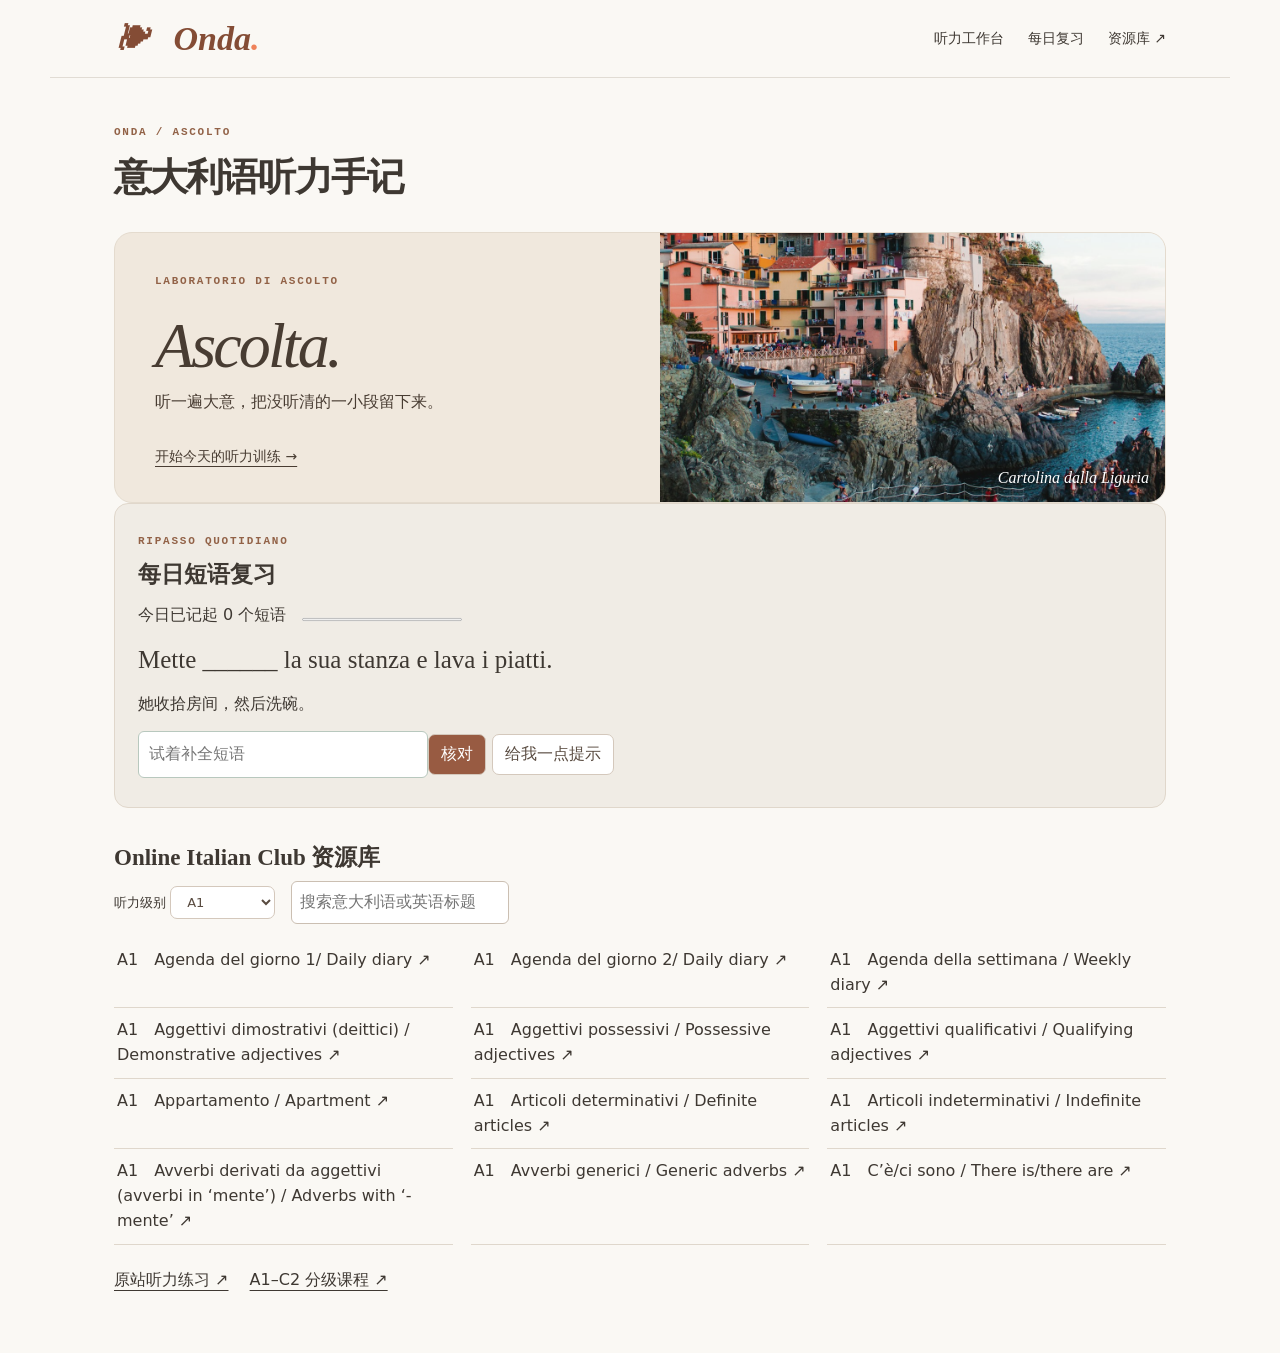
<file: public/index.html>
<!doctype html><html lang="zh-CN"><meta charset="utf-8"><meta name="viewport" content="width=device-width,initial-scale=1"><title>Onda · 意大利语听力手记</title><link rel="stylesheet" href="style.css"><header><b>❧ &nbsp; Onda<span>.</span></b><nav><a href="workspace.html">听力工作台</a><a href="#review">每日复习</a><a href="#resources">资源库 ↗</a></nav></header><main><div class="mast"><div><small>ONDA / ASCOLTO</small><h1>意大利语听力手记</h1></div></div><section class="hero"><article><small>LABORATORIO DI ASCOLTO</small><h2>Ascolta.</h2><p>听一遍大意，把没听清的一小段留下来。</p><a href="workspace.html">开始今天的听力训练 →</a></article><div class="photo"><i>Cartolina dalla Liguria</i></div></section><section id="review"><small>RIPASSO QUOTIDIANO</small><h3>每日短语复习</h3><div id="cards"></div></section><section id="resources"><h3>Online Italian Club 资源库</h3><label>听力级别 <select id="level"></select></label>　<input id="search" type="search" aria-label="搜索听力" placeholder="搜索意大利语或英语标题"><div id="catalog"></div><a href="https://onlineitalianclub.com/index-of-italian-listening-comprehension-exercises/">原站听力练习 ↗</a>　 <a href="https://onlineitalianclub.com/free-italian-exercises-and-resources/">A1–C2 分级课程 ↗</a></section></main><script type="module" src="library.js"></script></html>
</file>
<file: public/style.css>
*{box-sizing:border-box}html{scroll-behavior:smooth}body{margin:0;color:#183e44;background:#f8f8f4;font:16px/1.55 "PingFang SC",system-ui,sans-serif}header,main{max-width:1180px;margin:auto;padding:0 5%}header,.mast,.sectionhead,.controls{display:flex;align-items:center;justify-content:space-between;gap:12px}header{height:78px;border-bottom:1px solid #cad4cc}header b{font:bold italic 34px Georgia}header span{color:#ef825a}a{color:inherit;text-underline-offset:5px}nav a{margin-left:24px;text-decoration:none;font-size:14px}.mast{margin:40px 0 20px}small{letter-spacing:.16em;font:bold 11px/1.7 monospace;color:#367570}h1,h3,p{margin:5px 0}h1{font-size:38px;letter-spacing:-.05em}h3{font-size:23px}.hero{display:grid;grid-template-columns:1.08fr 1fr;background:#104f52;color:white;border-radius:18px;overflow:hidden}.hero article{padding:34px 40px}.hero small{color:#b6dcce}.hero h2{font:italic 58px/.99 Georgia,serif;letter-spacing:-.045em;margin:23px 0 12px}.photo{position:relative;background:url(riviera.jpg) center/cover;min-height:225px}.photo i{position:absolute;right:16px;bottom:12px;color:white;text-shadow:0 1px 4px black;font-family:Georgia}.controls{justify-content:start;margin-top:25px}button,select,input,textarea{font:inherit}button,select{cursor:pointer;border:1px solid #b5c8c1;background:white;color:#184b4a;padding:7px 12px;border-radius:7px}button:hover{background:#d7eae0}.controls button,form button{background:#ffcf91;border:0;font-weight:650}.grid{display:grid;grid-template-columns:1.65fr 1fr;gap:25px;margin:29px 0}.sectionhead{margin:0 0 13px}label,.row button{font-size:13px}.row{display:grid;grid-template-columns:34px 1fr auto;gap:10px;align-items:center;padding:15px 7px;border-top:1px solid #cdd8d1}.row.active{background:#e8f1ea}.row p,blockquote{font:21px/1.3 Georgia,serif}.row em{font:14px system-ui}.row button{padding:5px}.grid aside,#review{background:#edf1e9;border-radius:14px;padding:23px}blockquote{margin:15px 0;border-left:3px solid #65a198;padding-left:12px}textarea,input#guess{padding:10px;border:1px solid #b8c8be;border-radius:6px;width:100%;background:#fff}textarea{min-height:74px}output{display:block;white-space:pre-wrap;font-size:14px;margin-top:6px}#resources{margin:32px 0 60px}#cards button{margin:8px 6px 0 0}#cards p{margin:10px 0}#cards strong{font:25px Georgia}button:focus-visible,a:focus-visible{outline:3px solid #dc8246}@media(max-width:720px){header{height:64px}nav a{margin-left:8px;font-size:12px}.mast{align-items:start;flex-direction:column;margin-top:24px}.hero,.grid{grid-template-columns:1fr}.hero article{padding:24px}.hero h2{font-size:44px}.photo{min-height:145px}.grid{gap:15px}.row p{font-size:18px}}
body{background:#faf8f4;color:#3e3832}header{border-color:#e1dcd4}header b{color:#844c35}.hero{background:#f0e8dd;color:#483c32;border:1px solid #e4dbce}.hero small,small{color:#926247}.hero h2{font-family:"Baskerville",Georgia,serif;font-size:clamp(44px,5vw,72px)}.hero article{padding:34px 40px}.hero a{display:inline-block;margin-top:26px;font-size:14px}.photo{background-position:center 55%;filter:saturate(.78)}#player{display:block;border:0;width:100%;height:124px;margin-top:16px;border-radius:10px;background:#ece7df}.grid aside,#review{background:#f0ece5}.row{border-color:#ddd7ce}.row.active{background:#f3ebe2}.row{grid-template-columns:1fr auto}.row button{font-size:12px}.row p{margin-bottom:6px}blockquote{border-color:#b37d62}button,select{color:#594b40;border-color:#d4c8bc}button:hover{background:#f7e5d8}form button,#check{background:#985b42;color:white}#cards progress{accent-color:#aa7050;height:7px;max-width:180px}input#guess{max-width:290px}textarea:focus,input:focus{outline-color:#ad765e}h1,h3{font-family:"Songti SC","STSong",serif}#review{border:1px solid #e0d7cb}#cards strong{display:block;margin:18px 0}
#catalog{max-height:310px;overflow:auto;display:grid;grid-template-columns:repeat(auto-fit,minmax(min(300px,100%),1fr));gap:0 18px;margin:14px 0 20px}#catalog a{padding:10px 3px;border-bottom:1px solid #dfd7cc;text-decoration:none}#catalog a:hover{text-decoration:underline}#search{max-width:100%;padding:8px;border:1px solid #cbbfb2;border-radius:6px}
.bench{margin:18px 0 24px;padding:24px clamp(16px,3vw,36px);background:#fffdf9;border:1px solid #dfd7cc;border-radius:14px}.bench p,.bench output{color:#726657}.bench fieldset{display:flex;align-items:center;flex-wrap:wrap;gap:8px;border:0;margin:15px 0 7px;padding:0}.bench fieldset:disabled button{opacity:.55}.bench #loop{background:#80523e;color:#fff}.bench textarea{margin-top:5px;min-height:84px}.bench #clips{display:flex;flex-wrap:wrap;gap:6px;margin:10px 0}.bench #clock,.bench #range{font-variant-numeric:tabular-nums}.bench #clock{font:22px Georgia}#materials{border-top:1px solid #c9bfb3}#materials summary{cursor:pointer;padding:16px 4px;font:bold 23px "Songti SC",serif}#figures img{max-width:100%;height:auto}#course{max-width:min(80vw,340px)}#tracklabel:not([hidden]){display:block;margin-top:15px}.grid{align-items:start}#lines{max-height:560px;overflow:auto}#solutions a{display:block}
.compact{grid-template-columns:1fr}.compact .photo{display:none}.compact article{padding:20px 30px}.compact h2{font-size:clamp(28px,4vw,44px);margin:8px 0}.compact a{margin-top:8px}.bench details{margin:12px 0}.bench details summary{cursor:pointer}.bench label[for=cause]{display:inline-block;margin:10px 10px 0 0}
</file>
